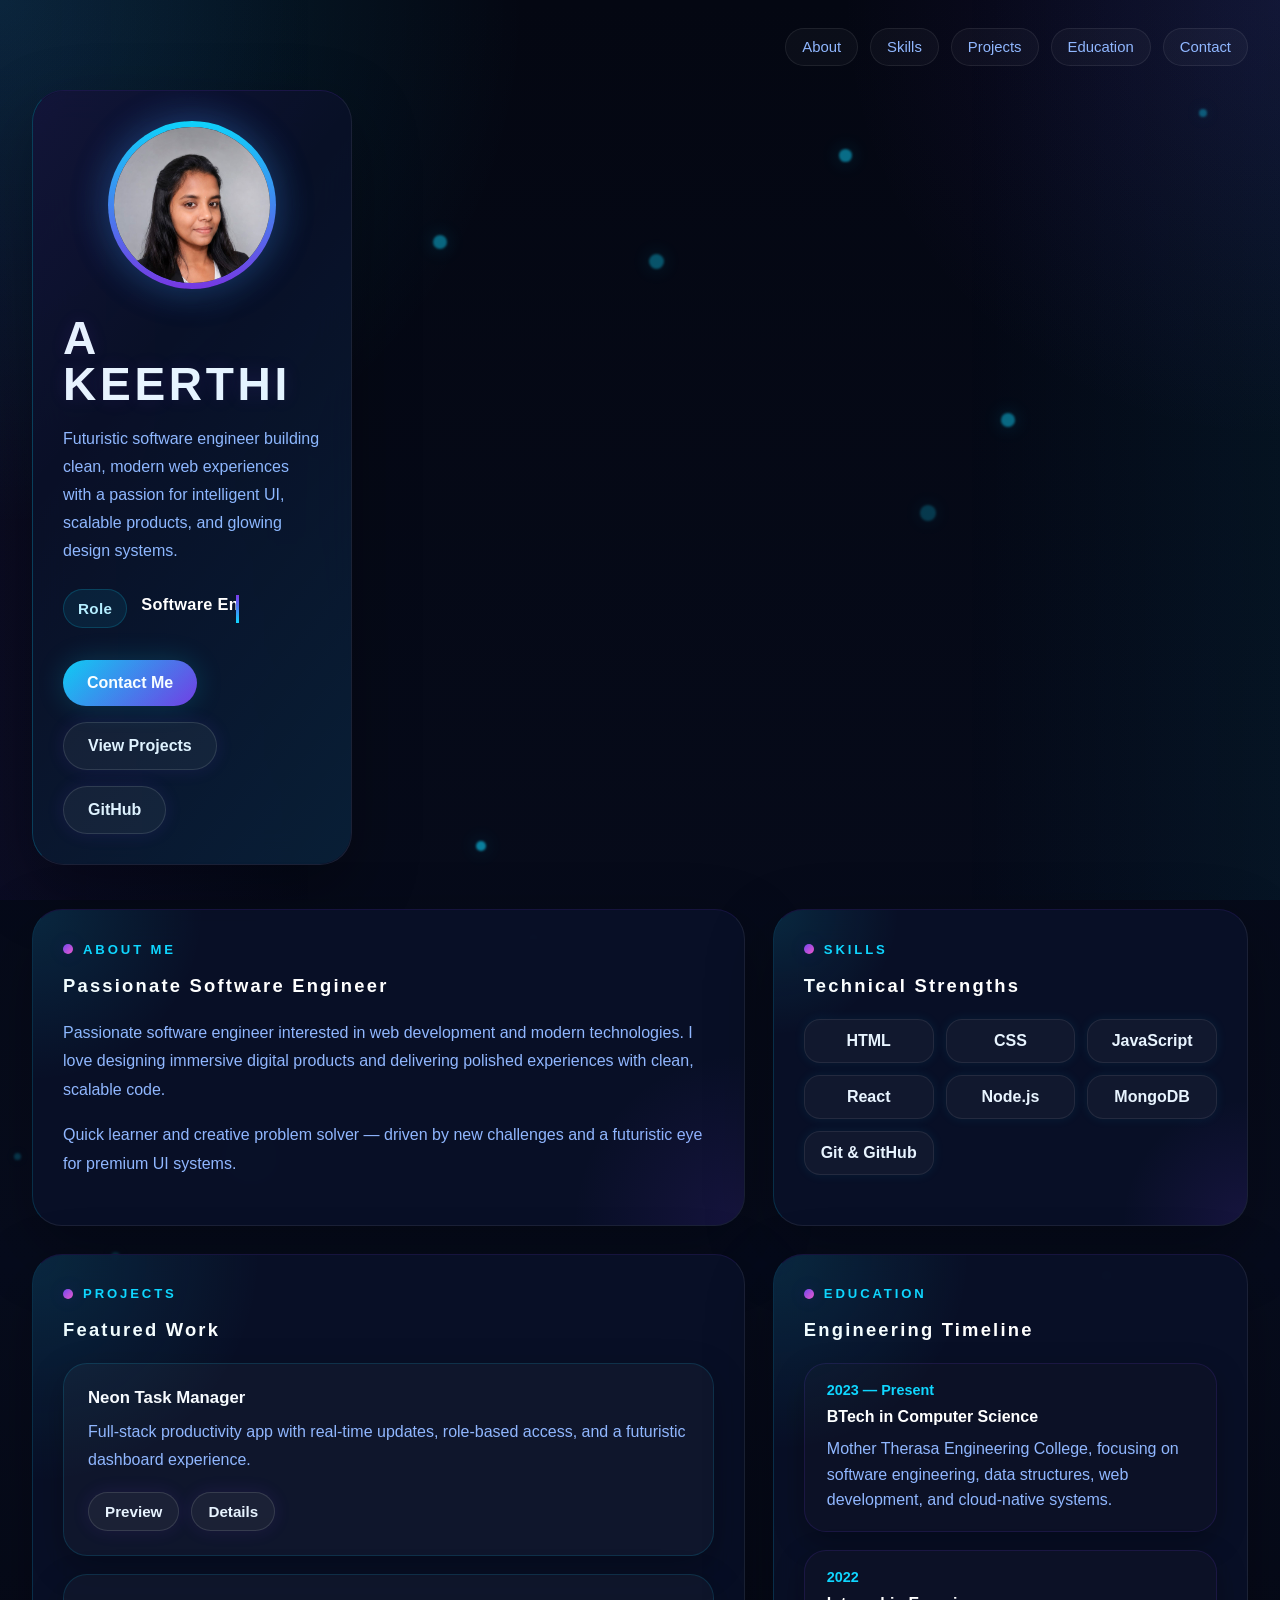
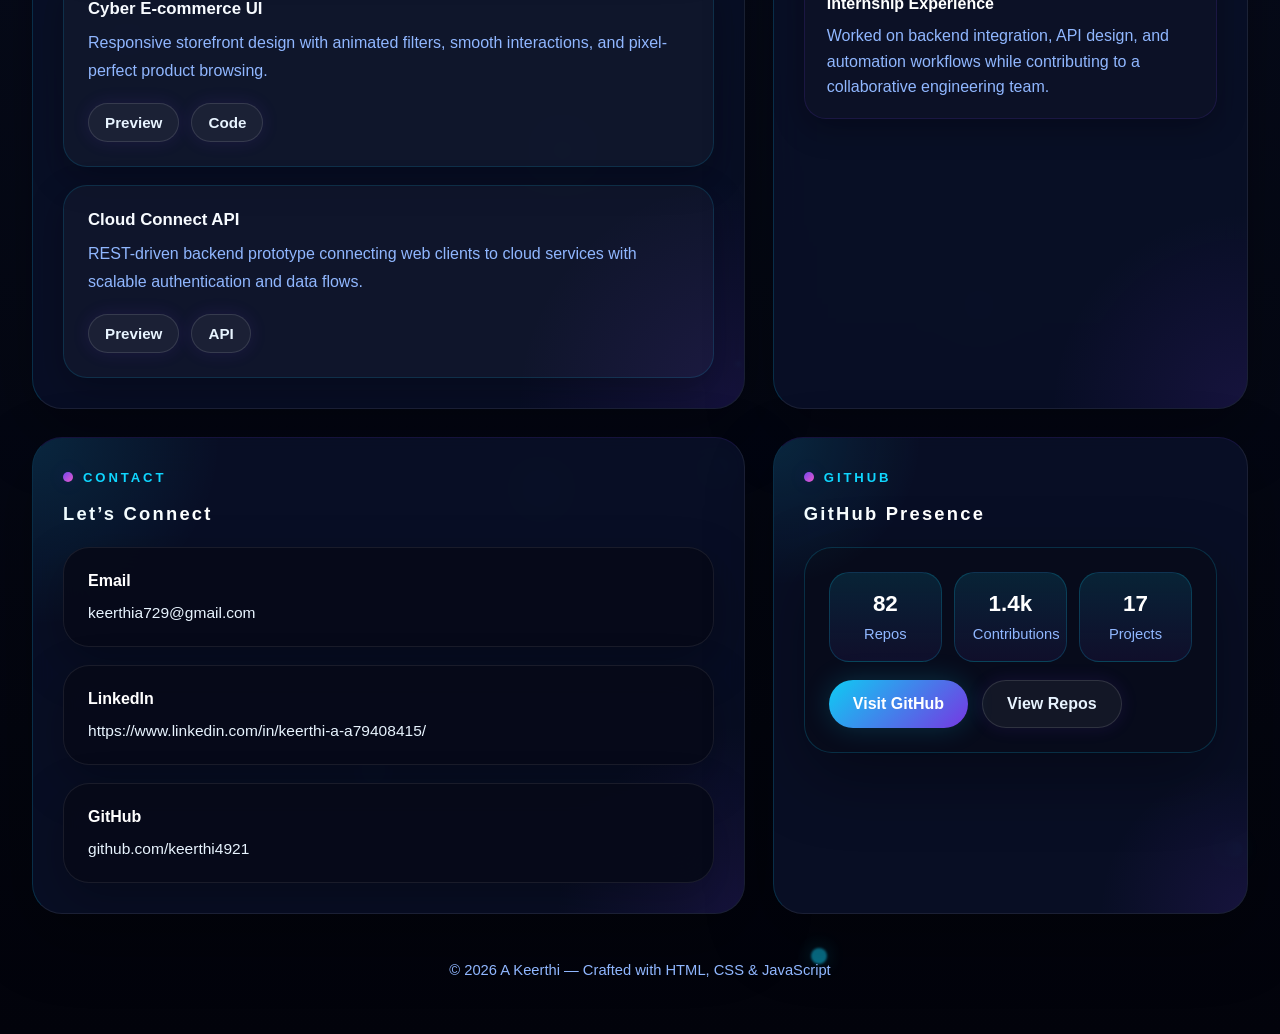
<file: index.html>
<!doctype html>
<html lang="en">
<head>
  <meta charset="UTF-8" />
  <meta name="viewport" content="width=device-width, initial-scale=1.0" />
  <title>A Keerthi | Software Engineer</title>
  <meta name="description" content="Portfolio of A Keerthi - Software Engineer with a futuristic neon cyberpunk design." />
  <style>
    :root {
      --bg: #050712;
      --bg2: #070c1b;
      --surface: rgba(10, 16, 40, 0.88);
      --surface-strong: rgba(8, 12, 34, 0.96);
      --text: #e8f4ff;
      --muted: #90b7ff;
      --accent: #7c3aed;
      --accent2: #0fd6ff;
      --accent3: #ff4ec7;
      --border: rgba(124, 58, 237, 0.24);
      --glow: rgba(15, 214, 255, 0.2);
      --shadow: 0 24px 68px rgba(0, 0, 0, 0.3);
    }
    * {
      box-sizing: border-box;
    }
    html {
      scroll-behavior: smooth;
    }
    body {
      margin: 0;
      min-height: 100%;
      font-family: 'Inter', 'Segoe UI', sans-serif;
      color: var(--text);
      background: radial-gradient(circle at top left, rgba(15, 214, 255, 0.14), transparent 18%),
                  radial-gradient(circle at top right, rgba(124, 58, 237, 0.12), transparent 15%),
                  linear-gradient(180deg, #040712 0%, #070c1d 48%, #02030b 100%);
      overflow-x: hidden;
    }
    body::before {
      content: '';
      position: fixed;
      inset: 0;
      pointer-events: none;
      background-image: linear-gradient(90deg, rgba(124, 58, 237, 0.05) 0%, transparent 25%, transparent 75%, rgba(15, 214, 255, 0.05) 100%);
    }
    .page-shell {
      position: relative;
      min-height: 100vh;
      padding: 28px 32px 40px;
    }
    .particle {
      position: absolute;
      width: 10px;
      height: 10px;
      border-radius: 50%;
      background: rgba(15, 214, 255, 0.85);
      box-shadow: 0 0 20px rgba(15, 214, 255, 0.4);
      filter: blur(0.9px);
      opacity: 0.7;
      animation: float 14s infinite ease-in-out;
    }
    @keyframes float {
      0%, 100% { transform: translate3d(0, 0, 0) scale(1); }
      50% { transform: translate3d(10px, -24px, 0) scale(1.2); }
    }
    .topbar {
      display: flex;
      justify-content: flex-end;
      gap: 12px;
      margin-bottom: 24px;
      position: relative;
      z-index: 1;
      flex-wrap: wrap;
    }
    .topbar a {
      color: var(--muted);
      text-decoration: none;
      font-size: 0.93rem;
      border: 1px solid rgba(255, 255, 255, 0.08);
      padding: 10px 16px;
      border-radius: 999px;
      background: rgba(255, 255, 255, 0.03);
      transition: transform 0.3s ease, border-color 0.3s ease, color 0.3s ease, background 0.3s ease;
    }
    .topbar a:hover {
      transform: translateY(-2px);
      color: #fff;
      border-color: rgba(15, 214, 255, 0.42);
      background: rgba(15, 214, 255, 0.08);
    }
    .hero {
      display: grid;
      grid-template-columns: minmax(220px, 320px) 1fr;
      gap: 32px;
      align-items: center;
      margin-bottom: 44px;
      position: relative;
      z-index: 1;
    }
    .hero-card {
      position: relative;
      background: var(--surface);
      border: 1px solid rgba(255, 255, 255, 0.08);
      border-left: 1px solid rgba(15, 214, 255, 0.24);
      border-top: 1px solid rgba(124, 58, 237, 0.16);
      border-radius: 32px;
      padding: 30px;
      box-shadow: var(--shadow);
      backdrop-filter: blur(18px);
      overflow: hidden;
    }
    .hero-card::before {
      content: '';
      position: absolute;
      inset: 0;
      border-radius: 32px;
      background: linear-gradient(130deg, rgba(124, 58, 237, 0.08), transparent 35%, rgba(15, 214, 255, 0.08));
      pointer-events: none;
    }
    .hero-profile {
      width: 100%;
      display: flex;
      justify-content: center;
      margin-bottom: 26px;
      position: relative;
      z-index: 1;
    }
    .avatar-frame {
      width: 168px;
      height: 168px;
      border-radius: 50%;
      padding: 6px;
      background: linear-gradient(180deg, rgba(15, 214, 255, 0.98), rgba(124, 58, 237, 0.95));
      display: grid;
      place-items: center;
      box-shadow: 0 0 40px rgba(15, 214, 255, 0.24), 0 0 40px rgba(124, 58, 237, 0.18);
    }
    .avatar {
      width: 100%;
      height: 100%;
      border-radius: 50%;
      overflow: hidden;
      background: linear-gradient(180deg, #12182f, #09102a);
      display: grid;
      place-items: center;
      position: relative;
    }
    .avatar img {
      width: 100%;
      height: 100%;
      object-fit: cover;
      display: block;
      filter: contrast(1.05) saturate(1.15);
    }
    .avatar::after {
      content: '';
      position: absolute;
      inset: 0;
      border-radius: 50%;
      box-shadow: 0 0 40px rgba(15, 214, 255, 0.22), inset 0 0 22px rgba(255, 255, 255, 0.08);
      pointer-events: none;
    }
    .hero-content h1 {
      margin: 0;
      font-size: clamp(2.8rem, 3.6vw, 4rem);
      letter-spacing: 0.08em;
      text-transform: uppercase;
      line-height: 1;
      text-shadow: 0 0 18px rgba(124, 58, 237, 0.14);
    }
    .hero-content p {
      margin: 18px 0 0;
      max-width: 680px;
      color: var(--muted);
      font-size: 1rem;
      line-height: 1.75;
    }
    .typing-row {
      display: flex;
      align-items: center;
      gap: 14px;
      margin-top: 24px;
      font-size: 1.02rem;
      color: #fff;
      letter-spacing: 0.02em;
      flex-wrap: wrap;
    }
    .tag {
      display: inline-flex;
      align-items: center;
      gap: 10px;
      padding: 10px 14px;
      border-radius: 999px;
      background: rgba(15, 214, 255, 0.08);
      border: 1px solid rgba(15, 214, 255, 0.18);
      color: #b8eeff;
      font-size: 0.95rem;
      font-weight: 600;
    }
    .typing-text {
      position: relative;
      font-weight: 700;
      overflow: hidden;
      max-width: 380px;
      min-height: 28px;
    }
    .typing-text::after {
      content: '';
      position: absolute;
      right: 0;
      top: 0;
      width: 3px;
      height: 100%;
      background: linear-gradient(180deg, var(--accent), var(--accent2));
      animation: blink 1.2s infinite;
    }
    @keyframes blink {
      0%, 50% { opacity: 1; }
      51%, 100% { opacity: 0; }
    }
    .hero-actions {
      display: flex;
      flex-wrap: wrap;
      gap: 16px;
      margin-top: 32px;
    }
    .btn {
      display: inline-flex;
      align-items: center;
      justify-content: center;
      gap: 10px;
      border: none;
      border-radius: 999px;
      padding: 14px 24px;
      background: linear-gradient(135deg, rgba(15, 214, 255, 0.95), rgba(124, 58, 237, 0.95));
      color: #fff;
      font-weight: 700;
      text-decoration: none;
      transition: transform 0.3s ease, box-shadow 0.3s ease, background 0.3s ease;
      box-shadow: 0 0 28px rgba(15, 214, 255, 0.18);
    }
    .btn.secondary {
      background: rgba(255, 255, 255, 0.05);
      border: 1px solid rgba(255, 255, 255, 0.12);
      color: var(--text);
      box-shadow: 0 0 18px rgba(124, 58, 237, 0.12);
    }
    .btn:hover {
      transform: translateY(-2px) scale(1.01);
      box-shadow: 0 0 34px rgba(15, 214, 255, 0.28);
    }
    .content-grid {
      display: grid;
      grid-template-columns: 1.2fr 0.8fr;
      gap: 28px;
      position: relative;
      z-index: 1;
    }
    .glass-card {
      background: var(--surface);
      border: 1px solid rgba(255, 255, 255, 0.08);
      border-left: 1px solid rgba(15, 214, 255, 0.16);
      border-top: 1px solid rgba(124, 58, 237, 0.12);
      border-radius: 30px;
      padding: 30px;
      box-shadow: var(--shadow);
      backdrop-filter: blur(18px);
      position: relative;
      overflow: hidden;
    }
    .glass-card::before {
      content: '';
      position: absolute;
      inset: 0;
      background: radial-gradient(circle at top left, rgba(15, 214, 255, 0.12), transparent 22%),
                  radial-gradient(circle at bottom right, rgba(124, 58, 237, 0.12), transparent 22%);
      pointer-events: none;
    }
    .section-label {
      display: inline-flex;
      align-items: center;
      gap: 10px;
      text-transform: uppercase;
      font-size: 0.82rem;
      letter-spacing: 0.22em;
      color: var(--accent2);
      margin-bottom: 18px;
      font-weight: 700;
    }
    .section-label::before {
      content: '';
      width: 10px;
      height: 10px;
      border-radius: 50%;
      background: linear-gradient(135deg, var(--accent), var(--accent3));
      box-shadow: 0 0 18px rgba(124, 58, 237, 0.16);
    }
    .glass-card h2 {
      margin: 0 0 22px;
      font-size: 1.15rem;
      letter-spacing: 0.12em;
      color: #fff;
    }
    .glass-card p {
      margin: 0 0 16px;
      color: var(--muted);
      line-height: 1.8;
    }
    .skill-grid {
      display: grid;
      grid-template-columns: repeat(3, minmax(120px, 1fr));
      gap: 12px;
    }
    .skill-chip {
      display: inline-flex;
      align-items: center;
      justify-content: center;
      padding: 12px 14px;
      border-radius: 16px;
      background: rgba(255, 255, 255, 0.04);
      border: 1px solid rgba(255, 255, 255, 0.08);
      color: var(--text);
      font-weight: 600;
      box-shadow: 0 0 12px rgba(15, 214, 255, 0.08);
    }
    .projects-grid {
      display: grid;
      gap: 18px;
    }
    .project-card {
      background: rgba(255, 255, 255, 0.03);
      border: 1px solid rgba(15, 214, 255, 0.14);
      border-radius: 24px;
      padding: 24px;
      transition: transform 0.35s ease, box-shadow 0.35s ease, border-color 0.35s ease;
      transform-style: preserve-3d;
      box-shadow: 0 12px 36px rgba(0, 0, 0, 0.24);
    }
    .project-card:hover {
      transform: translateY(-10px) rotateX(1deg) rotateY(1deg);
      border-color: rgba(15, 214, 255, 0.32);
      box-shadow: 0 20px 48px rgba(15, 214, 255, 0.18);
    }
    .project-card h3 {
      margin: 0 0 10px;
      font-size: 1.05rem;
      color: #f7fbff;
    }
    .project-card p {
      margin: 0 0 18px;
      color: var(--muted);
      line-height: 1.75;
    }
    .project-actions {
      display: flex;
      flex-wrap: wrap;
      gap: 12px;
    }
    .project-actions a {
      display: inline-flex;
      align-items: center;
      justify-content: center;
      padding: 10px 16px;
      border-radius: 999px;
      border: 1px solid rgba(255, 255, 255, 0.08);
      background: rgba(255, 255, 255, 0.04);
      color: var(--text);
      text-decoration: none;
      font-size: 0.95rem;
      transition: transform 0.3s ease, background 0.3s ease, border-color 0.3s ease;
    }
    .project-actions a:hover {
      transform: translateY(-1px);
      background: rgba(15, 214, 255, 0.14);
      border-color: rgba(15, 214, 255, 0.28);
    }
    .timeline {
      display: grid;
      gap: 18px;
    }
    .timeline-item {
      display: grid;
      gap: 10px;
      padding: 18px 22px;
      border-radius: 22px;
      background: rgba(13, 18, 39, 0.95);
      border: 1px solid rgba(124, 58, 237, 0.14);
      box-shadow: 0 10px 30px rgba(0, 0, 0, 0.26);
    }
    .timeline-item span {
      font-size: 0.9rem;
      color: var(--accent2);
      font-weight: 700;
    }
    .timeline-item h3 {
      margin: 0;
      font-size: 1rem;
      color: #fff;
    }
    .timeline-item p {
      margin: 0;
      color: var(--muted);
      line-height: 1.6;
    }
    .contact-grid {
      display: grid;
      gap: 18px;
    }
    .contact-card {
      display: grid;
      gap: 14px;
      padding: 24px;
      border-radius: 26px;
      background: rgba(7, 10, 25, 0.95);
      border: 1px solid rgba(255, 255, 255, 0.08);
      box-shadow: 0 18px 48px rgba(0, 0, 0, 0.26);
      backdrop-filter: blur(18px);
    }
    .contact-card h3 {
      margin: 0;
      font-size: 1rem;
      color: #fff;
    }
    .contact-card a {
      color: var(--text);
      text-decoration: none;
      font-size: 0.97rem;
      transition: color 0.3s ease, transform 0.3s ease;
    }
    .contact-card a:hover {
      color: #fff;
      transform: translateX(4px);
    }
    .github-panel {
      display: grid;
      gap: 18px;
      padding: 24px;
      border-radius: 28px;
      background: rgba(8, 11, 28, 0.92);
      border: 1px solid rgba(15, 214, 255, 0.18);
      box-shadow: 0 24px 68px rgba(0, 0, 0, 0.35);
    }
    .github-stats {
      display: grid;
      grid-template-columns: repeat(3, minmax(0, 1fr));
      gap: 12px;
    }
    .stat-card {
      padding: 18px;
      border-radius: 20px;
      background: linear-gradient(180deg, rgba(15, 214, 255, 0.12), rgba(124, 58, 237, 0.08));
      border: 1px solid rgba(15, 214, 255, 0.18);
      text-align: center;
    }
    .stat-card strong {
      display: block;
      font-size: 1.4rem;
      margin-bottom: 8px;
      color: #fff;
    }
    .stat-card span {
      color: var(--muted);
      font-size: 0.92rem;
    }
    .github-cta {
      display: flex;
      flex-wrap: wrap;
      gap: 14px;
    }
    .reveal {
      opacity: 0;
      transform: translateY(30px);
      transition: opacity 0.8s ease, transform 0.8s ease;
    }
    .reveal.visible {
      opacity: 1;
      transform: translateY(0);
    }
    .footer {
      text-align: center;
      margin: 48px auto 16px;
      color: var(--muted);
      font-size: 0.92rem;
      position: relative;
      z-index: 1;
    }
    @media (max-width: 1080px) {
      .hero { grid-template-columns: 1fr; }
      .content-grid { grid-template-columns: 1fr; }
      .projects-grid { grid-template-columns: 1fr; }
      .skill-grid { grid-template-columns: repeat(2, minmax(120px, 1fr)); }
      .github-stats { grid-template-columns: repeat(2, minmax(0, 1fr)); }
    }
    @media (max-width: 768px) {
      .page-shell { padding: 20px 18px 30px; }
      .topbar { justify-content: center; }
      .hero-card { padding: 24px; }
      .hero-profile { margin-bottom: 18px; }
      .hero-actions { justify-content: center; }
      .typing-row { flex-direction: column; align-items: flex-start; }
      .skill-grid { grid-template-columns: 1fr; }
      .contact-card, .github-panel, .timeline-item { padding: 20px; }
    }
  </style>
</head>
<body>
  <div class="page-shell">
    <div class="topbar reveal">
      <a href="#about">About</a>
      <a href="#skills">Skills</a>
      <a href="#projects">Projects</a>
      <a href="#education">Education</a>
      <a href="#contact">Contact</a>
    </div>
    <section class="hero reveal">
      <div class="hero-card">
        <div class="hero-profile">
          <div class="avatar-frame">
            <div class="avatar">
              <img src="HTML -CSS/files/profile.jpeg.jpeg" alt="A Keerthi profile photo" />
            </div>
          </div>
        </div>
        <div class="hero-content">
          <h1>A Keerthi</h1>
          <p>Futuristic software engineer building clean, modern web experiences with a passion for intelligent UI, scalable products, and glowing design systems.</p>
          <div class="typing-row">
            <span class="tag">Role</span>
            <div class="typing-text" aria-live="polite">Software Engineer</div>
          </div>
          <div class="hero-actions">
            <a class="btn" href="#contact">Contact Me</a>
            <a class="btn secondary" href="#projects">View Projects</a>
            <a class="btn secondary" href="https://github.com/keerthi4921" target="_blank" rel="noopener noreferrer">GitHub</a>
          </div>
        </div>
      </div>
    </section>
    <main class="content-grid">
      <section class="glass-card reveal" id="about">
        <div class="section-label">About Me</div>
        <h2>Passionate Software Engineer</h2>
        <p>Passionate software engineer interested in web development and modern technologies. I love designing immersive digital products and delivering polished experiences with clean, scalable code.</p>
        <p>Quick learner and creative problem solver — driven by new challenges and a futuristic eye for premium UI systems.</p>
      </section>
      <section class="glass-card reveal" id="skills">
        <div class="section-label">Skills</div>
        <h2>Technical Strengths</h2>
        <div class="skill-grid">
          <div class="skill-chip">HTML</div>
          <div class="skill-chip">CSS</div>
          <div class="skill-chip">JavaScript</div>
          <div class="skill-chip">React</div>
          <div class="skill-chip">Node.js</div>
          <div class="skill-chip">MongoDB</div>
          <div class="skill-chip">Git & GitHub</div>
        </div>
      </section>
      <section class="glass-card reveal" id="projects">
        <div class="section-label">Projects</div>
        <h2>Featured Work</h2>
        <div class="projects-grid">
          <article class="project-card">
            <h3>Neon Task Manager</h3>
            <p>Full-stack productivity app with real-time updates, role-based access, and a futuristic dashboard experience.</p>
            <div class="project-actions">
              <a href="#" class="btn secondary">Preview</a>
              <a href="#" class="btn secondary">Details</a>
            </div>
          </article>
          <article class="project-card">
            <h3>Cyber E-commerce UI</h3>
            <p>Responsive storefront design with animated filters, smooth interactions, and pixel-perfect product browsing.</p>
            <div class="project-actions">
              <a href="#" class="btn secondary">Preview</a>
              <a href="#" class="btn secondary">Code</a>
            </div>
          </article>
          <article class="project-card">
            <h3>Cloud Connect API</h3>
            <p>REST-driven backend prototype connecting web clients to cloud services with scalable authentication and data flows.</p>
            <div class="project-actions">
              <a href="#" class="btn secondary">Preview</a>
              <a href="#" class="btn secondary">API</a>
            </div>
          </article>
        </div>
      </section>
      <section class="glass-card reveal" id="education">
        <div class="section-label">Education</div>
        <h2>Engineering Timeline</h2>
        <div class="timeline">
          <article class="timeline-item">
            <span>2023 — Present</span>
            <h3>BTech in Computer Science</h3>
            <p>Mother Therasa Engineering College, focusing on software engineering, data structures, web development, and cloud-native systems.</p>
          </article>
          <article class="timeline-item">
            <span>2022</span>
            <h3>Internship Experience</h3>
            <p>Worked on backend integration, API design, and automation workflows while contributing to a collaborative engineering team.</p>
          </article>
        </div>
      </section>
      <section class="glass-card reveal" id="contact">
        <div class="section-label">Contact</div>
        <h2>Let’s Connect</h2>
        <div class="contact-grid">
          <div class="contact-card">
            <h3>Email</h3>
            <a href="mailto:keerthia729@gmail.com">keerthia729@gmail.com</a>
          </div>
          <div class="contact-card">
            <h3>LinkedIn</h3>
            <a href="https://www.linkedin.com/in/keerthi-a-a79408415/" target="_blank" rel="noopener noreferrer">https://www.linkedin.com/in/keerthi-a-a79408415/</a>
          </div>
          <div class="contact-card">
            <h3>GitHub</h3>
            <a href="https://github.com/keerthi4921" target="_blank" rel="noopener noreferrer">github.com/keerthi4921</a>
          </div>
        </div>
      </section>
      <section class="glass-card reveal">
        <div class="section-label">GitHub</div>
        <h2>GitHub Presence</h2>
        <div class="github-panel">
          <div class="github-stats">
            <div class="stat-card">
              <strong>82</strong>
              <span>Repos</span>
            </div>
            <div class="stat-card">
              <strong>1.4k</strong>
              <span>Contributions</span>
            </div>
            <div class="stat-card">
              <strong>17</strong>
              <span>Projects</span>
            </div>
          </div>
          <div class="github-cta">
            <a class="btn" href="https://github.com/keerthi4921" target="_blank" rel="noopener noreferrer">Visit GitHub</a>
            <a class="btn secondary" href="https://github.com/keerthi4921?tab=repositories" target="_blank" rel="noopener noreferrer">View Repos</a>
          </div>
        </div>
      </section>
    </main>
    <footer class="footer reveal">© <span id="year"></span> A Keerthi — Crafted with HTML, CSS & JavaScript</footer>
  </div>
  <script>
    const roles = ['Software Engineer', 'Frontend Developer', 'Tech Enthusiast'];
    const typing = document.querySelector('.typing-text');
    let roleIndex = 0;
    let charIndex = 0;
    let isDeleting = false;
    function typeRole() {
      const currentRole = roles[roleIndex];
      charIndex = isDeleting ? charIndex - 1 : charIndex + 1;
      typing.textContent = currentRole.slice(0, charIndex);
      if (!isDeleting && charIndex === currentRole.length) {
        isDeleting = true;
        setTimeout(typeRole, 1400);
        return;
      }
      if (isDeleting && charIndex === 0) {
        isDeleting = false;
        roleIndex = (roleIndex + 1) % roles.length;
      }
      const delay = isDeleting ? 80 : 120;
      setTimeout(typeRole, delay);
    }
    function createParticles(count) {
      const shell = document.querySelector('.page-shell');
      for (let i = 0; i < count; i++) {
        const particle = document.createElement('div');
        particle.className = 'particle';
        const size = Math.random() * 12 + 6;
        particle.style.width = `${size}px`;
        particle.style.height = `${size}px`;
        particle.style.left = `${Math.random() * 100}%`;
        particle.style.top = `${Math.random() * 100}%`;
        particle.style.animationDuration = `${Math.random() * 14 + 8}s`;
        particle.style.opacity = `${Math.random() * 0.5 + 0.2}`;
        shell.appendChild(particle);
      }
    }
    function revealOnScroll() {
      const elements = document.querySelectorAll('.reveal');
      const observer = new IntersectionObserver((entries) => {
        entries.forEach(entry => {
          if (entry.isIntersecting) {
            entry.target.classList.add('visible');
            observer.unobserve(entry.target);
          }
        });
      }, { threshold: 0.15 });
      elements.forEach(el => observer.observe(el));
    }
    window.addEventListener('DOMContentLoaded', () => {
      document.getElementById('year').textContent = new Date().getFullYear();
      createParticles(28);
      revealOnScroll();
      typeRole();
    });
  </script>
</body>
</html>
</file>
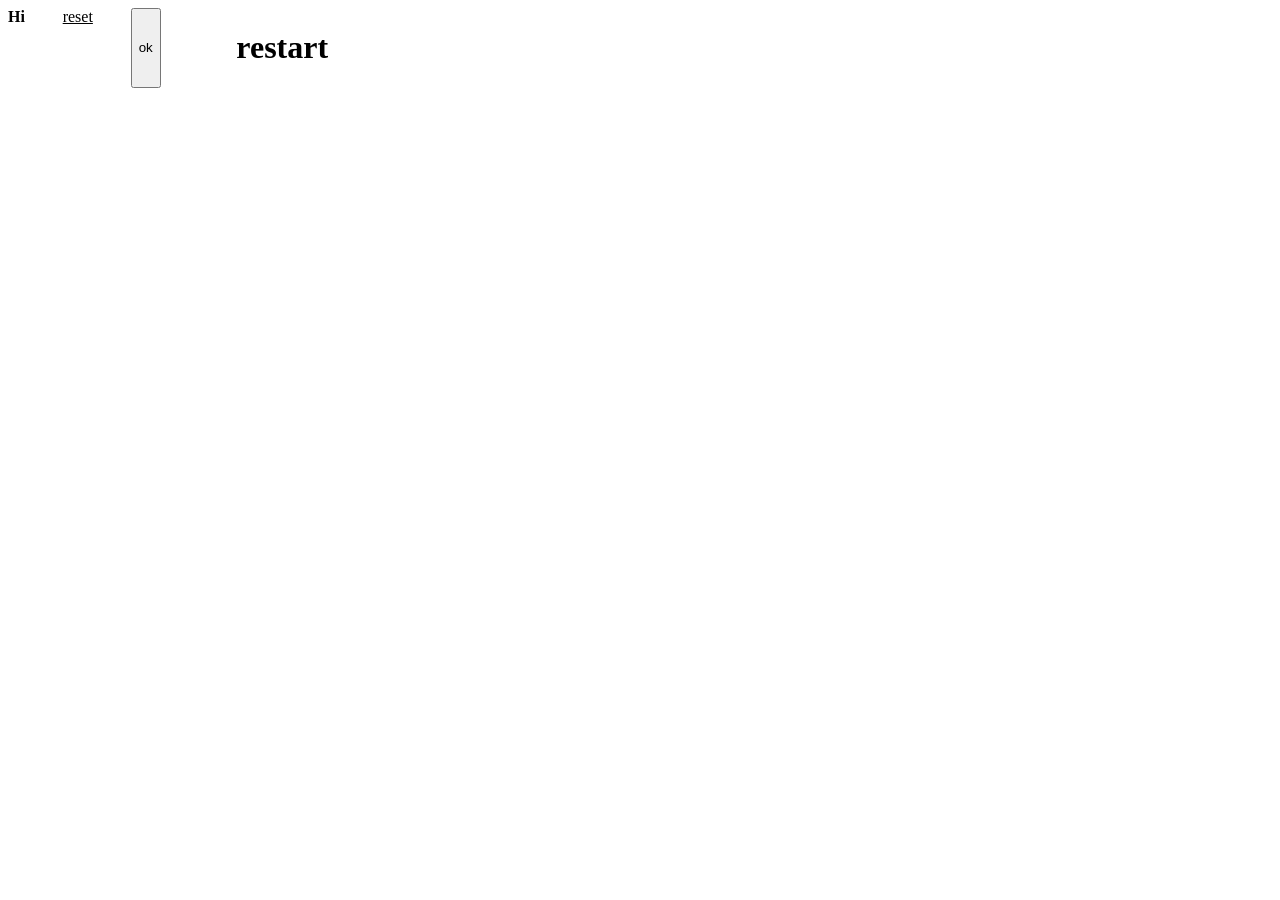
<file: blank.html>
<!DOCTYPE html>
<html lang="en">
<head>
    <meta charset="UTF-8">
    <meta name="viewport" content="width=device-width, initial-scale=1.0">
    <title>Document</title>
    <link rel="stylesheet" href="gradient.css">
</head>
<body>
   
    <b>Hi</b><u>reset</u><button>ok</button><i></i><h1>restart</h1>
    
</body>
</html>
</file>
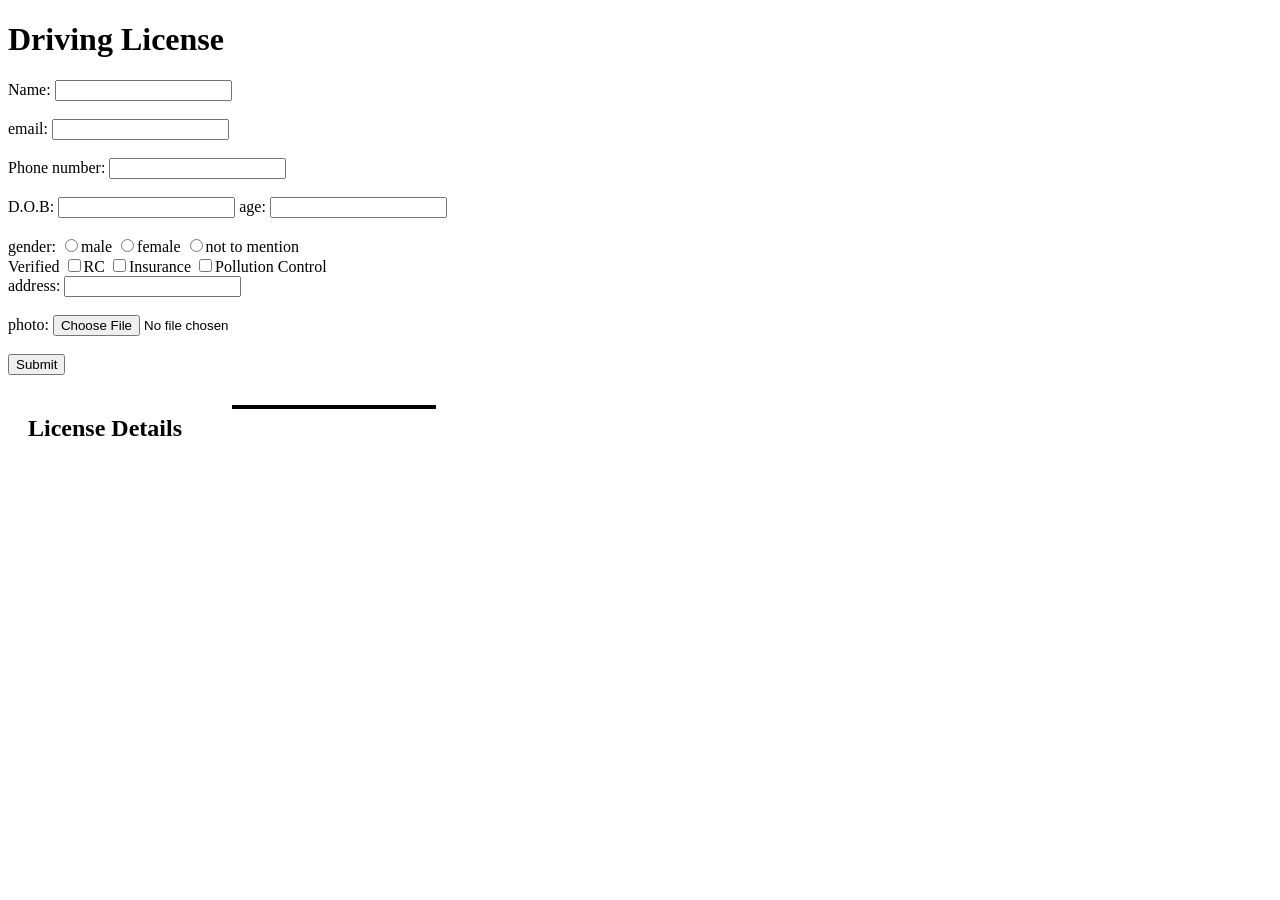
<file: form.html>
<!DOCTYPE html>
<html lang="en">
<head>
    <meta charset="UTF-8">
    <meta name="viewport" content="width=device-width, initial-scale=1.0">
    <title>Responsive form</title>
    <link rel="stylesheet" href="form.css"> 
    <head>
<style>

.container{
    display: flex;
    align-items: flex-start;
    gap: 50px;
}

.image img{
    width: 200px;
    border: 2px solid black;
}

</style>
</head>
    
</head>
<div>
  <h1>Driving License</h1>
  <form id="details">
    <label >Name:</label>
    <input type="text" id="name" required>
    <br><br>
    <label>email:</label>
    <input type="email" id="email"required><br><br>
    <label>Phone number:</label>
    <input type="number"id="Phone"required><br><br>
    <label>D.O.B:</label>
    <input type="data" id="dob">
    <label>age:</label>
    <input type="number"id="age"required><br><br>
    <label>gender:</label>
    <input type="radio" name="gender" id="male"value="male" required>male
    <input type="radio" name="gender" id="female"value="female" >female
    <input type="radio" name="gender" id="not to mention"value="not to mention" >not to mention
    <br>
    <label>Verified</label>
    <input type="checkbox"name="documents"value="RC">RC
    <input type="checkbox"name="documents"value="Insurance">Insurance
    <input type="checkbox"name="documents"value="Pollution Control">Pollution Control
    <br>

    <label>address:</label>
    <input type="text"id="address"required><br><br>
        <label>photo:</label>
    <input type="file"id="image" accept="image/* required"><br><br>
    <button type="submit">Submit</button>
    
  </form>  
  <div class="container">
  <div class="text">
  <h2>License Details </h2>
  <p id="p1"></p>
  <p id="p2"></p>
  <p id="p3"></p>
  <p id="p4"></p>
  <p id="p5"></p>
  <p id="p6"></p>
  <p id="p7"></p>
  
  </div>
  <div class="image">
  <img id="dp" width="200px">
</div>
</div>
  <script src="form.js"></script>
</body>
</html>
</file>
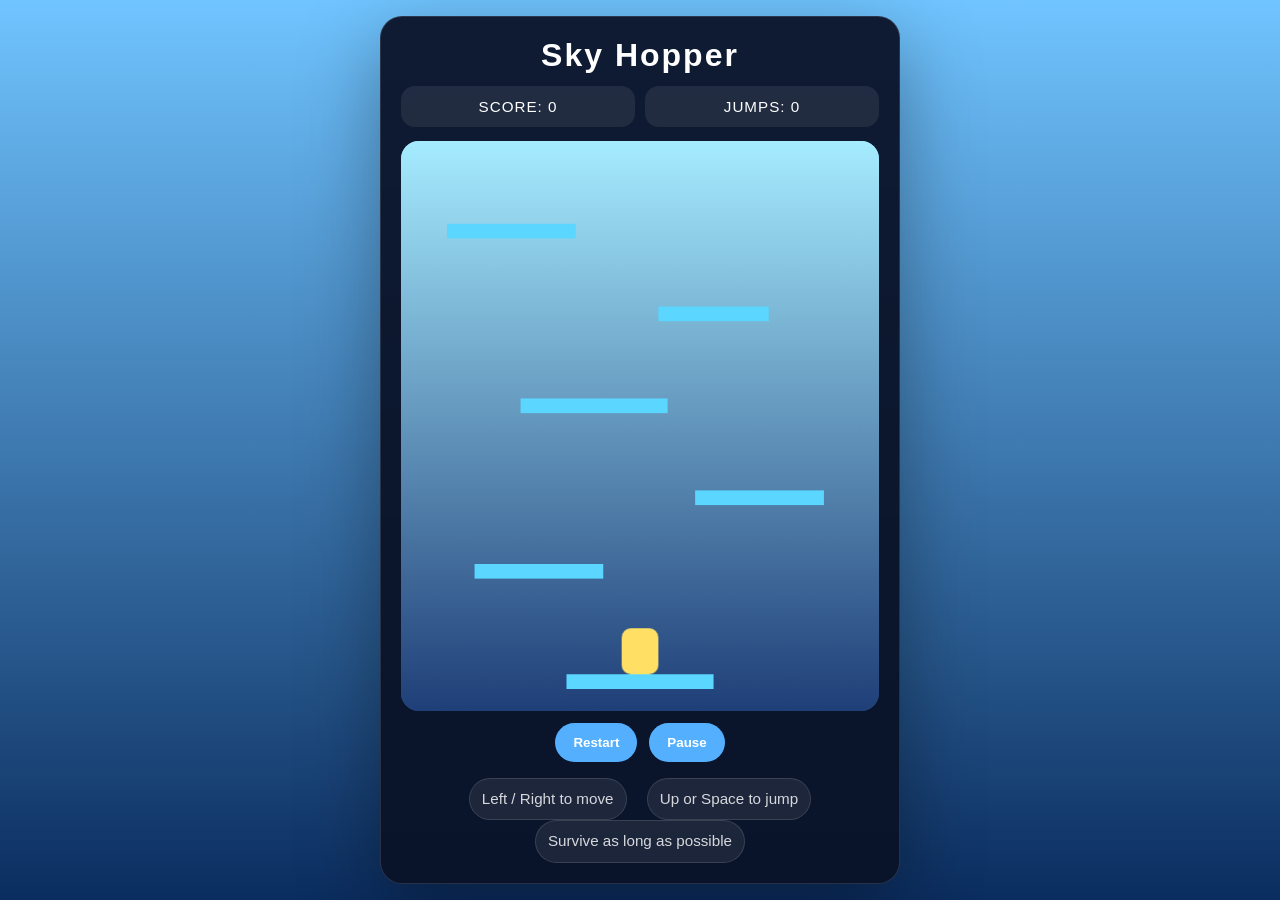
<file: HTML -CSS/game.html>
<!DOCTYPE html>
<html lang="en">
<head>
  <meta charset="UTF-8" />
  <meta name="viewport" content="width=device-width, initial-scale=1.0" />
  <title>Sky Hopper</title>
  <style>
    * {
      box-sizing: border-box;
      margin: 0;
      padding: 0;
    }

    body {
      font-family: Arial, sans-serif;
      min-height: 100vh;
      display: flex;
      align-items: center;
      justify-content: center;
      background: linear-gradient(180deg, #70c4ff 0%, #0b2d5f 100%);
      color: #fff;
    }

    .game-container {
      width: min(520px, 100%);
      padding: 20px;
      border-radius: 22px;
      background: rgba(10, 18, 40, 0.95);
      border: 1px solid rgba(255, 255, 255, 0.12);
      box-shadow: 0 24px 80px rgba(0, 0, 0, 0.35);
    }

    h1 {
      font-size: 2rem;
      text-align: center;
      margin-bottom: 12px;
      letter-spacing: 2px;
    }

    .hud {
      display: grid;
      grid-template-columns: 1fr 1fr;
      gap: 10px;
      margin-bottom: 14px;
      text-transform: uppercase;
      font-size: 0.95rem;
      letter-spacing: 1px;
    }

    .hud div {
      padding: 12px 14px;
      border-radius: 14px;
      background: rgba(255, 255, 255, 0.08);
      text-align: center;
    }

    canvas {
      width: 100%;
      height: auto;
      border-radius: 18px;
      background: linear-gradient(180deg, #80d3ff 0%, #1f3f78 100%);
      display: block;
      box-shadow: inset 0 0 30px rgba(255, 255, 255, 0.08);
    }

    .controls {
      margin-top: 16px;
      text-align: center;
      font-size: 0.95rem;
      color: rgba(255, 255, 255, 0.82);
      line-height: 1.6;
    }

    .controls span {
      display: inline-block;
      margin: 0 8px;
      padding: 8px 12px;
      background: rgba(255, 255, 255, 0.08);
      border-radius: 999px;
      border: 1px solid rgba(255, 255, 255, 0.12);
    }

    .buttons {
      display: flex;
      justify-content: center;
      gap: 12px;
      margin-top: 12px;
    }

    button {
      padding: 12px 18px;
      border: none;
      border-radius: 999px;
      background: #54b0ff;
      color: white;
      cursor: pointer;
      font-weight: 600;
      transition: transform 0.2s ease, background 0.2s ease;
    }

    button:hover {
      transform: translateY(-1px);
      background: #3d8de9;
    }
  </style>
</head>
<body>
  <div class="game-container">
    <h1>Sky Hopper</h1>
    <div class="hud">
      <div>Score: <span id="score">0</span></div>
      <div>Jumps: <span id="jumps">0</span></div>
    </div>
    <canvas id="gameCanvas" width="520" height="620"></canvas>
    <div class="buttons">
      <button id="restartBtn">Restart</button>
      <button id="pauseBtn">Pause</button>
    </div>
    <div class="controls">
      <span>Left / Right to move</span>
      <span>Up or Space to jump</span>
      <span>Survive as long as possible</span>
    </div>
  </div>

  <script>
    const canvas = document.getElementById('gameCanvas');
    const ctx = canvas.getContext('2d');
    const scoreLabel = document.getElementById('score');
    const jumpsLabel = document.getElementById('jumps');
    const restartBtn = document.getElementById('restartBtn');
    const pauseBtn = document.getElementById('pauseBtn');

    const gameWidth = canvas.width;
    const gameHeight = canvas.height;

    const player = {
      x: 240,
      y: 520,
      width: 40,
      height: 50,
      vx: 0,
      vy: 0,
      speed: 4,
      gravity: 0.36,
      jumpStrength: -10.8,
      onGround: false,
      color: '#ffe065'
    };

    let platforms = [];
    let score = 0;
    let jumps = 0;
    let paused = false;
    let gameOver = false;
    let lastFrame = 0;
    let keys = { left: false, right: false, up: false };

    function createPlatform(x, y, width) {
      return { x, y, width, height: 16, color: '#5ad6ff' };
    }

    function initPlatforms() {
      platforms = [
        createPlatform(180, 580, 160),
        createPlatform(80, 460, 140),
        createPlatform(320, 380, 140),
        createPlatform(130, 280, 160),
        createPlatform(280, 180, 120),
        createPlatform(50, 90, 140)
      ];
    }

    function resetGame() {
      score = 0;
      jumps = 0;
      gameOver = false;
      paused = false;
      player.x = 240;
      player.y = 520;
      player.vx = 0;
      player.vy = 0;
      player.onGround = false;
      initPlatforms();
      scoreLabel.textContent = score;
      jumpsLabel.textContent = jumps;
      pauseBtn.textContent = 'Pause';
      lastFrame = 0;
      window.requestAnimationFrame(gameLoop);
    }

    function update(delta) {
      if (gameOver || paused) return;

      if (keys.left) player.vx = -player.speed;
      else if (keys.right) player.vx = player.speed;
      else player.vx = 0;

      player.x += player.vx;
      player.x = Math.max(10, Math.min(gameWidth - player.width - 10, player.x));

      player.vy += player.gravity;
      player.y += player.vy;

      player.onGround = false;
      platforms.forEach(platform => {
        if (
          player.vy >= 0 &&
          player.x + player.width > platform.x + 4 &&
          player.x < platform.x + platform.width - 4 &&
          player.y + player.height > platform.y &&
          player.y + player.height < platform.y + platform.height + Math.abs(player.vy)
        ) {
          player.y = platform.y - player.height;
          player.vy = 0;
          player.onGround = true;
        }
      });

      if (player.y > gameHeight) {
        gameOver = true;
      }

      if (player.y < 220) {
        const dy = 220 - player.y;
        player.y = 220;
        platforms.forEach(platform => {
          platform.y += dy;
        });
        score += Math.floor(dy * 0.6);
      }

      platforms = platforms.filter(platform => platform.y < gameHeight + 20);
      while (platforms.length < 6) {
        const lastY = Math.min(...platforms.map(p => p.y));
        const nextY = lastY - (90 + Math.random() * 90);
        const nextWidth = 110 + Math.random() * 80;
        platforms.push(createPlatform(Math.random() * (gameWidth - nextWidth - 20) + 10, nextY, nextWidth));
      }

      scoreLabel.textContent = score;
      jumpsLabel.textContent = jumps;
    }

    function draw() {
      ctx.clearRect(0, 0, gameWidth, gameHeight);

      const gradient = ctx.createLinearGradient(0, 0, 0, gameHeight);
      gradient.addColorStop(0, '#a6ecff');
      gradient.addColorStop(1, '#1f3f78');
      ctx.fillStyle = gradient;
      ctx.fillRect(0, 0, gameWidth, gameHeight);

      platforms.forEach(platform => {
        ctx.fillStyle = platform.color;
        ctx.fillRect(platform.x, platform.y, platform.width, platform.height);
      });

      ctx.fillStyle = player.color;
      ctx.beginPath();
      ctx.roundRect(player.x, player.y, player.width, player.height, 10);
      ctx.fill();

      ctx.fillStyle = '#ffffff';
      ctx.font = '20px Arial';
      ctx.textAlign = 'center';
      if (paused || gameOver) {
        ctx.fillStyle = 'rgba(0, 0, 0, 0.55)';
        ctx.fillRect(0, 0, gameWidth, gameHeight);
        ctx.fillStyle = '#ffffff';
        ctx.font = 'bold 34px Arial';
        ctx.fillText(gameOver ? 'Game Over' : 'Paused', gameWidth / 2, gameHeight / 2 - 12);
        ctx.font = '18px Arial';
        ctx.fillText(gameOver ? 'Press Restart to try again' : 'Press Pause again to resume', gameWidth / 2, gameHeight / 2 + 24);
      }
    }

    function gameLoop(timestamp) {
      if (!lastFrame) lastFrame = timestamp;
      const delta = timestamp - lastFrame;
      lastFrame = timestamp;
      update(delta);
      draw();
      if (!gameOver) window.requestAnimationFrame(gameLoop);
    }

    function jump() {
      if (player.onGround && !paused && !gameOver) {
        player.vy = player.jumpStrength;
        player.onGround = false;
        jumps += 1;
        jumpsLabel.textContent = jumps;
      }
    }

    window.addEventListener('keydown', event => {
      if (event.key === 'ArrowLeft' || event.key.toLowerCase() === 'a') keys.left = true;
      if (event.key === 'ArrowRight' || event.key.toLowerCase() === 'd') keys.right = true;
      if (event.key === 'ArrowUp' || event.key === ' ' || event.key.toLowerCase() === 'w') jump();
      if (event.key.toLowerCase() === 'p') togglePause();
      if (event.key.toLowerCase() === 'r') resetGame();
    });

    window.addEventListener('keyup', event => {
      if (event.key === 'ArrowLeft' || event.key.toLowerCase() === 'a') keys.left = false;
      if (event.key === 'ArrowRight' || event.key.toLowerCase() === 'd') keys.right = false;
    });

    restartBtn.addEventListener('click', resetGame);
    pauseBtn.addEventListener('click', togglePause);

    function togglePause() {
      if (gameOver) return;
      paused = !paused;
      pauseBtn.textContent = paused ? 'Resume' : 'Pause';
      if (!paused) {
        lastFrame = 0;
        window.requestAnimationFrame(gameLoop);
      }
    }

    resetGame();
  </script>
</body>
</html>
</file>
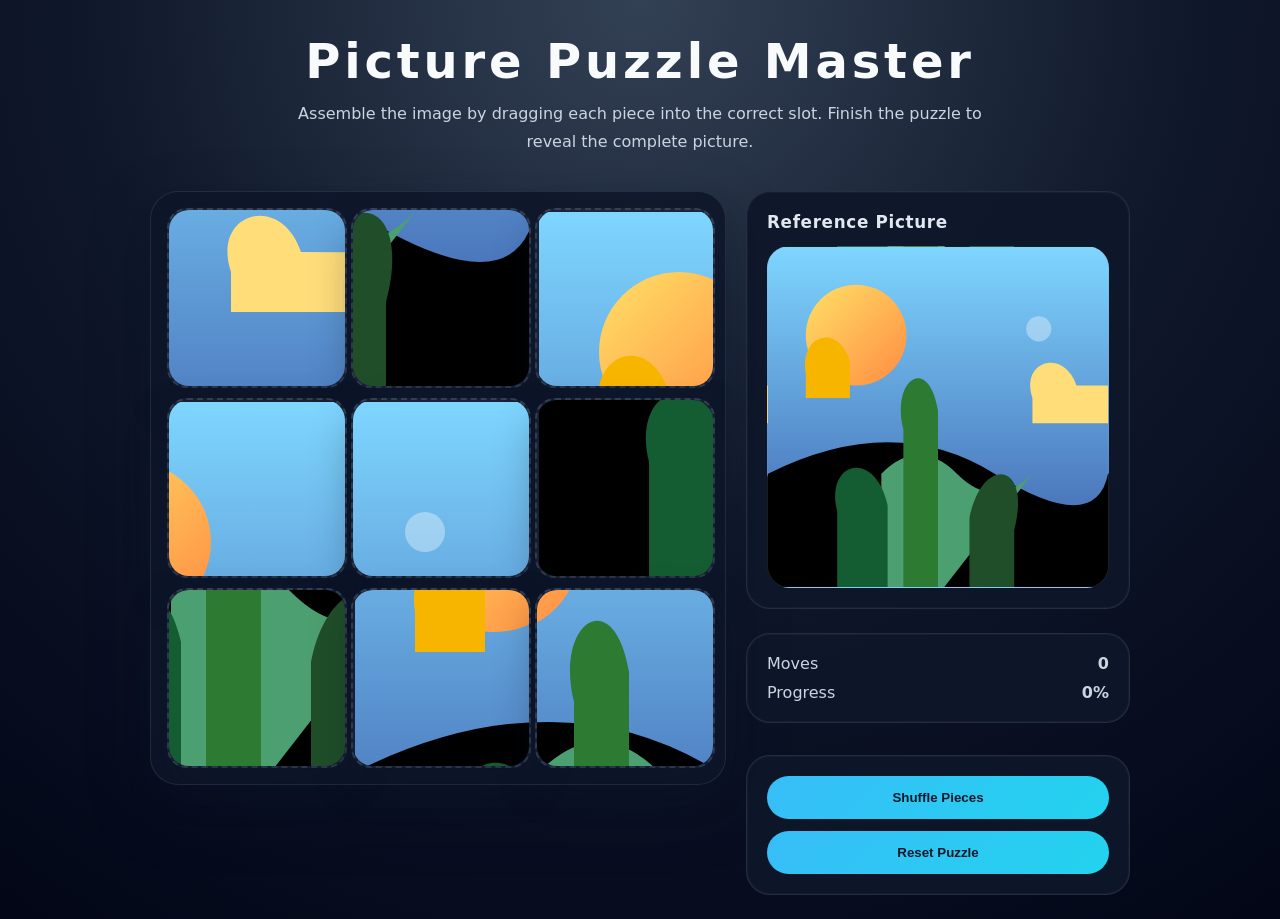
<file: HTML -CSS/game1.html>
<!DOCTYPE html>
<html lang="en">
<head>
  <meta charset="UTF-8" />
  <meta name="viewport" content="width=device-width, initial-scale=1.0" />
  <title>Picture Puzzle Master</title>
  <style>
    :root {
      color-scheme: dark;
      font-family: Inter, system-ui, -apple-system, BlinkMacSystemFont, "Segoe UI", sans-serif;
      color: #f8fafc;
      background: #0f172a;
    }

    * {
      box-sizing: border-box;
    }

    body {
      margin: 0;
      min-height: 100vh;
      display: grid;
      place-items: center;
      padding: 24px;
      background: radial-gradient(circle at top, #334155 0%, #0f172a 50%, #020617 100%);
    }

    .page {
      width: min(980px, 100%);
      display: grid;
      gap: 24px;
    }

    header {
      text-align: center;
      padding: 12px 0;
    }

    h1 {
      margin: 0;
      font-size: clamp(2rem, 4vw, 3rem);
      letter-spacing: 0.08em;
      line-height: 1.05;
    }

    p.lead {
      max-width: 700px;
      margin: 14px auto 0;
      color: #cbd5e1;
      line-height: 1.7;
    }

    .game-board {
      display: grid;
      grid-template-columns: 1.2fr 0.8fr;
      gap: 20px;
      align-items: start;
    }

    .puzzle-grid {
      display: grid;
      grid-template-columns: repeat(3, minmax(0, 1fr));
      gap: 10px;
      padding: 16px;
      border-radius: 28px;
      background: rgba(15, 23, 42, 0.86);
      border: 1px solid rgba(148, 163, 184, 0.16);
      box-shadow: 0 24px 60px rgba(15, 23, 42, 0.35);
    }

    .slot {
      position: relative;
      aspect-ratio: 1 / 1;
      min-height: 180px;
      display: grid;
      place-items: center;
      border-radius: 20px;
      background: rgba(148, 163, 184, 0.08);
      border: 2px dashed rgba(148, 163, 184, 0.26);
      transition: transform 0.2s ease, border-color 0.2s ease;
    }

    .slot.over {
      border-color: #7dd3fc;
      transform: translateY(-2px);
    }

    .piece {
      width: 100%;
      height: 100%;
      border-radius: 20px;
      background-repeat: no-repeat;
      background-size: 540px 540px;
      cursor: grab;
      box-shadow: 0 18px 40px rgba(15, 23, 42, 0.35);
      border: 2px solid transparent;
      transition: transform 0.2s ease, border-color 0.2s ease;
    }

    .piece.dragging {
      opacity: 0.45;
      transform: scale(1.03);
    }

    .piece.correct {
      border-color: #34d399;
    }

    .sidebar {
      display: grid;
      gap: 16px;
    }

    .card {
      padding: 20px;
      border-radius: 24px;
      background: rgba(15, 23, 42, 0.92);
      border: 1px solid rgba(148, 163, 184, 0.16);
      box-shadow: inset 0 0 0 1px rgba(255, 255, 255, 0.03);
    }

    .card h2 {
      margin: 0 0 14px;
      font-size: 1.05rem;
      letter-spacing: 0.04em;
      color: #e2e8f0;
    }

    .card p {
      margin: 0;
      color: #cbd5e1;
      line-height: 1.65;
    }

    .preview-image {
      width: 100%;
      aspect-ratio: 1 / 1;
      border-radius: 22px;
      background-image: url('[data-uri]');
      background-size: cover;
      background-position: center;
      border: 1px solid rgba(148, 163, 184, 0.18);
    }

    .stats {
      display: grid;
      gap: 10px;
      margin-top: 8px;
    }

    .stats span {
      display: inline-flex;
      justify-content: space-between;
      width: 100%;
      color: #cbd5e1;
    }

    .actions {
      display: grid;
      gap: 12px;
      margin-top: 16px;
    }

    button {
      width: 100%;
      border: none;
      border-radius: 999px;
      padding: 14px 18px;
      color: #0f172a;
      font-weight: 700;
      background: linear-gradient(135deg, #38bdf8, #22d3ee);
      cursor: pointer;
      transition: transform 0.2s ease, filter 0.2s ease;
    }

    button:hover {
      transform: translateY(-1px);
      filter: brightness(1.05);
    }

    .message-box {
      display: flex;
      align-items: center;
      justify-content: center;
      gap: 12px;
      padding: 20px;
      border-radius: 24px;
      background: rgba(52, 211, 153, 0.12);
      border: 1px solid rgba(52, 211, 153, 0.25);
      color: #d1fae5;
      font-weight: 600;
    }

    .hidden {
      display: none;
    }

    @media (max-width: 880px) {
      .game-board {
        grid-template-columns: 1fr;
      }
    }
  </style>
</head>
<body>
  <div class="page">
    <header>
      <h1>Picture Puzzle Master</h1>
      <p class="lead">Assemble the image by dragging each piece into the correct slot. Finish the puzzle to reveal the complete picture.</p>
    </header>

    <section class="game-board">
      <div class="puzzle-grid" id="puzzleGrid"></div>
      <aside class="sidebar">
        <section class="card">
          <h2>Reference Picture</h2>
          <div class="preview-image"></div>
        </section>

        <section class="card stats">
          <span>Moves <strong id="moveCount">0</strong></span>
          <span>Progress <strong id="progress">0%</strong></span>
        </section>

        <section class="card actions">
          <button id="shuffleBtn">Shuffle Pieces</button>
          <button id="resetBtn">Reset Puzzle</button>
        </section>
      </aside>
    </section>

    <div id="completionMessage" class="message-box hidden">🎉 Picture complete! Well done.</div>
  </div>

  <script>
    const rows = 3;
    const cols = 3;
    const pieceCount = rows * cols;
    const moveCount = document.getElementById('moveCount');
    const progress = document.getElementById('progress');
    const completionMessage = document.getElementById('completionMessage');
    const shuffleBtn = document.getElementById('shuffleBtn');
    const resetBtn = document.getElementById('resetBtn');
    const puzzleGrid = document.getElementById('puzzleGrid');

    const imageUrl = '[data-uri]';
    let currentMoves = 0;
    let selectedPiece = null;

    function createSlots() {
      puzzleGrid.innerHTML = '';
      for (let index = 0; index < pieceCount; index += 1) {
        const slot = document.createElement('div');
        slot.className = 'slot';
        slot.dataset.index = index;
        slot.addEventListener('dragover', handleDragOver);
        slot.addEventListener('drop', handleDrop);
        slot.addEventListener('dragleave', () => slot.classList.remove('over'));
        puzzleGrid.appendChild(slot);
      }
    }

    function createPiece(index) {
      const piece = document.createElement('div');
      piece.className = 'piece';
      piece.draggable = true;
      piece.dataset.index = index;
      const x = -(index % cols) * 180;
      const y = -Math.floor(index / cols) * 180;
      piece.style.backgroundImage = `url('${imageUrl}')`;
      piece.style.backgroundPosition = `${x}px ${y}px`;
      piece.style.backgroundSize = '540px 540px';
      piece.addEventListener('dragstart', handleDragStart);
      piece.addEventListener('dragend', handleDragEnd);
      piece.addEventListener('click', handlePieceClick);
      return piece;
    }

    function shuffleArray(array) {
      for (let i = array.length - 1; i > 0; i -= 1) {
        const j = Math.floor(Math.random() * (i + 1));
        [array[i], array[j]] = [array[j], array[i]];
      }
      return array;
    }

    function fillPuzzle(pieces) {
      const slots = [...puzzleGrid.children];
      slots.forEach((slot, slotIndex) => {
        slot.innerHTML = '';
        const pieceIndex = pieces[slotIndex];
        const piece = createPiece(pieceIndex);
        slot.appendChild(piece);
      });
      markCorrectPieces();
    }

    function updateProgress() {
      const slots = [...puzzleGrid.children];
      const correctCount = slots.filter((slot, slotIndex) => {
        const piece = slot.firstElementChild;
        return piece && Number(piece.dataset.index) === Number(slot.dataset.index);
      }).length;
      const percent = Math.round((correctCount / pieceCount) * 100);
      progress.textContent = `${percent}%`;
      completionMessage.classList.toggle('hidden', percent !== 100);
      if (percent === 100) {
        completionMessage.textContent = '🎉 Picture complete! Well done.';
      }
    }

    function markCorrectPieces() {
      puzzleGrid.querySelectorAll('.piece').forEach(piece => {
        const slot = piece.parentElement;
        piece.classList.toggle('correct', piece.dataset.index === slot.dataset.index);
      });
      updateProgress();
    }

    function handleDragStart(event) {
      selectedPiece = event.target;
      event.dataTransfer.setData('text/plain', selectedPiece.dataset.index);
      window.setTimeout(() => selectedPiece.classList.add('dragging'), 0);
    }

    function handleDragEnd() {
      if (selectedPiece) selectedPiece.classList.remove('dragging');
      selectedPiece = null;
      document.querySelectorAll('.slot.over').forEach(slot => slot.classList.remove('over'));
    }

    function handleDragOver(event) {
      event.preventDefault();
      const slot = event.currentTarget;
      slot.classList.add('over');
    }

    function handleDrop(event) {
      event.preventDefault();
      const targetSlot = event.currentTarget;
      targetSlot.classList.remove('over');
      const sourceIndex = event.dataTransfer.getData('text/plain');
      const sourcePiece = selectedPiece || document.querySelector(`.piece[data-index="${sourceIndex}"]`);
      if (!sourcePiece) return;
      const sourceSlot = sourcePiece.parentElement;
      if (sourceSlot === targetSlot) return;
      const targetPiece = targetSlot.firstElementChild;
      targetSlot.innerHTML = '';
      targetSlot.appendChild(sourcePiece);
      if (targetPiece) sourceSlot.appendChild(targetPiece);
      currentMoves += 1;
      moveCount.textContent = currentMoves;
      markCorrectPieces();
    }

    function handlePieceClick(event) {
      const clickedPiece = event.currentTarget;
      if (!selectedPiece) {
        selectedPiece = clickedPiece;
        clickedPiece.classList.add('dragging');
        return;
      }
      const firstSlot = selectedPiece.parentElement;
      const secondSlot = clickedPiece.parentElement;
      if (firstSlot === secondSlot) {
        selectedPiece.classList.remove('dragging');
        selectedPiece = null;
        return;
      }
      secondSlot.removeChild(clickedPiece);
      firstSlot.removeChild(selectedPiece);
      firstSlot.appendChild(clickedPiece);
      secondSlot.appendChild(selectedPiece);
      selectedPiece.classList.remove('dragging');
      selectedPiece = null;
      currentMoves += 1;
      moveCount.textContent = currentMoves;
      markCorrectPieces();
    }

    function shufflePieces() {
      currentMoves = 0;
      moveCount.textContent = currentMoves;
      const indices = Array.from({ length: pieceCount }, (_, index) => index);
      let shuffled = shuffleArray([...indices]);
      while (shuffled.every((value, index) => value === index)) {
        shuffled = shuffleArray([...indices]);
      }
      fillPuzzle(shuffled);
    }

    function resetPuzzle() {
      currentMoves = 0;
      moveCount.textContent = currentMoves;
      fillPuzzle(Array.from({ length: pieceCount }, (_, index) => index));
    }

    shuffleBtn.addEventListener('click', shufflePieces);
    resetBtn.addEventListener('click', resetPuzzle);

    createSlots();
    shufflePieces();
  </script>
</body>
</html>
</file>
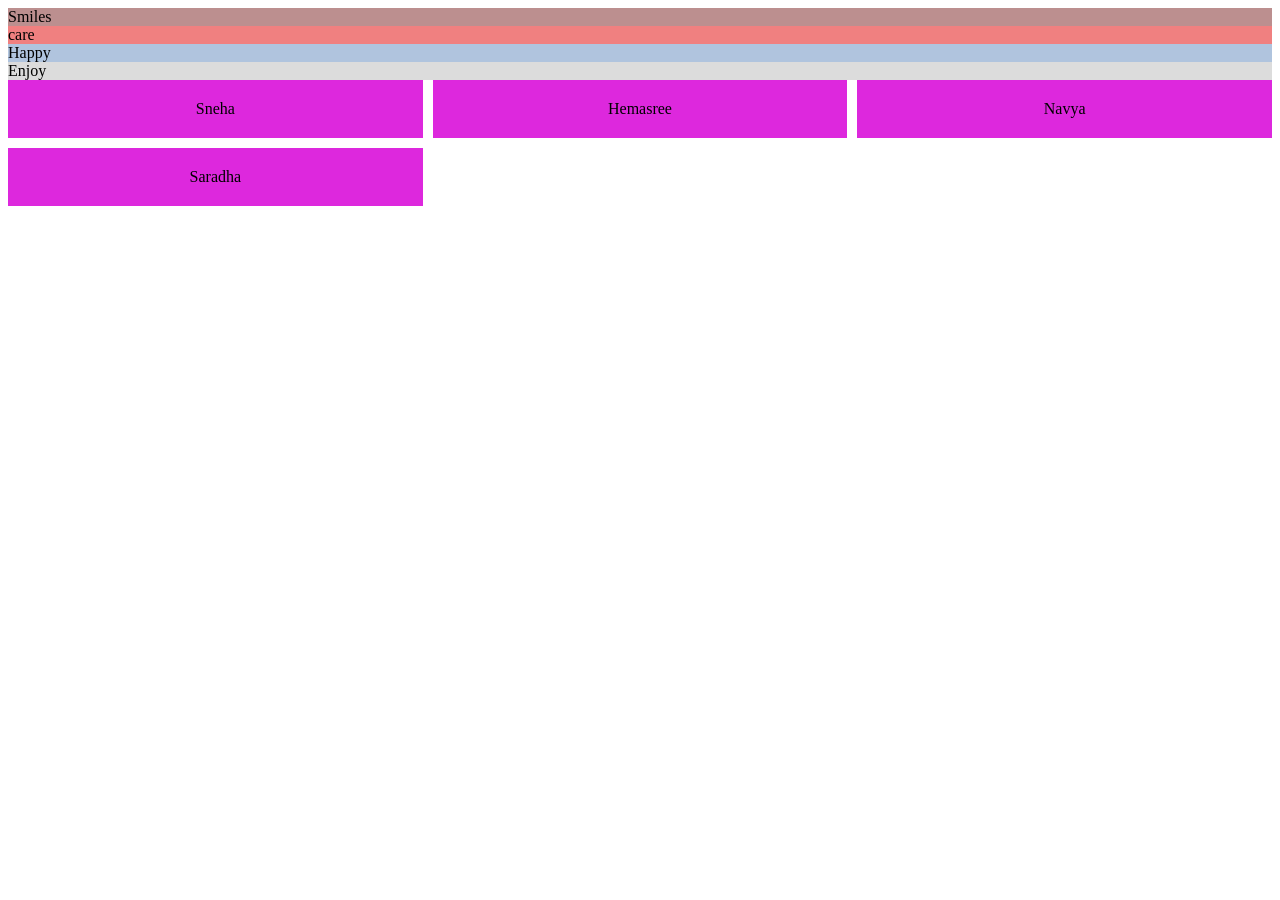
<file: HTML -CSS/grid.html>
<!DOCTYPE html>
<html lang="en">
<head>
    <meta charset="UTF-8">
    <meta name="viewport" content="width=device-width, initial-scale=1.0">
    <title>GRID</title>
    <link rel="stylesheet" href="grid.css">
</head>
<body>
    <div class="Friends"></div>
    <header>Smiles</header>
    <aside>care</aside>
    <main>Happy</main>
    <footer>Enjoy</footer>
<div class="grid">
    <div class="d1">Sneha</div>
    <div class="d1">Hemasree</div>
    <div class="d1">Navya</div>
    <div class="d1">Saradha</div>
    
</body>
</html>
</file>
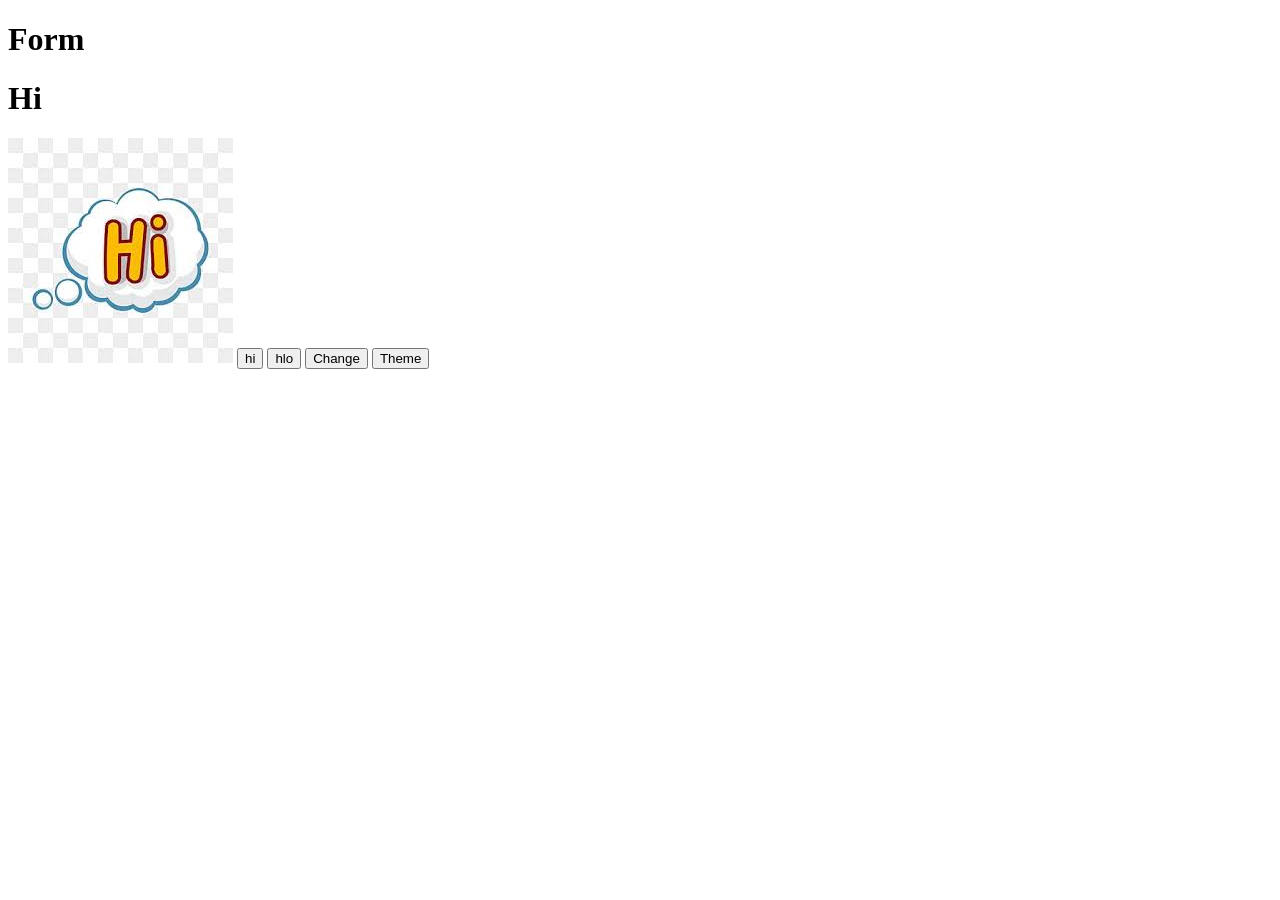
<file: HTML -CSS/inputs.html>
<!DOCTYPE html>
<html lang="en">
<head>
    <meta charset="UTF-8">
    <meta name="viewport" content="width=device-width, initial-scale=1.0">
    <title>Document</title>
    <script src="inputs.js"></script>
</head>
<body id="cap">
    <h1 id="Data">Form</h1>
    <div>
        <form action="add">

        </form>
        <h1 id="greet">Hi</h1>
        <img id="hi" src="./files/hi.jpeg" alt="hi">
        <button onclick="hi()">hi</button>
        <button onclick="hlo()">hlo</button>
        <button onclick="greet_afternoon()">Change</button>
        <button onclick="Change_color()">Theme</button>
    </div>
</body>
</html>
</file>
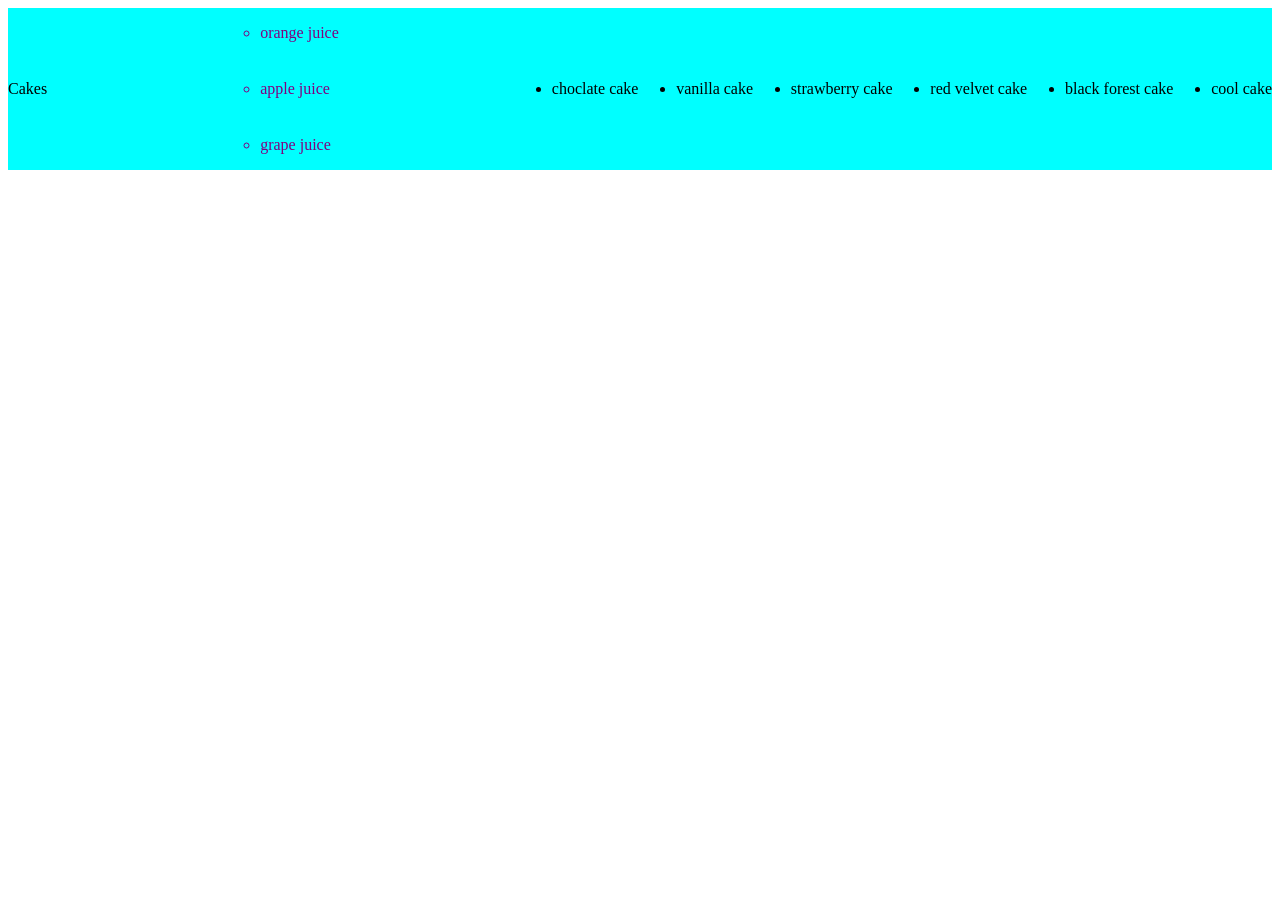
<file: HTML -CSS/Navigation_bar.html>
<!DOCTYPE html>
<html lang="en">
<head>
    <meta charset="UTF-8">
    <meta name="viewport" content="width=device-width, initial-scale=1.0">
    <title>Document</title>
    <link rel="stylesheet" href="flex.css">
</head>
<body>
    <nav>
        <div>
            Cakes
            
        </div>
        <ul class="juices">
            <li>orange juice</li>
            <li>apple juice</li>
            <li>grape juice</li>
        </ul>
        <ul>
            <li>choclate cake</li>
            <li>vanilla cake</li>
            <li>strawberry cake</li>
            <li>red velvet cake</li>
            <li>black forest cake</li>
            <li>cool cake</li>

    </ul>
    </nav>
    
</body>
</html>
</file>
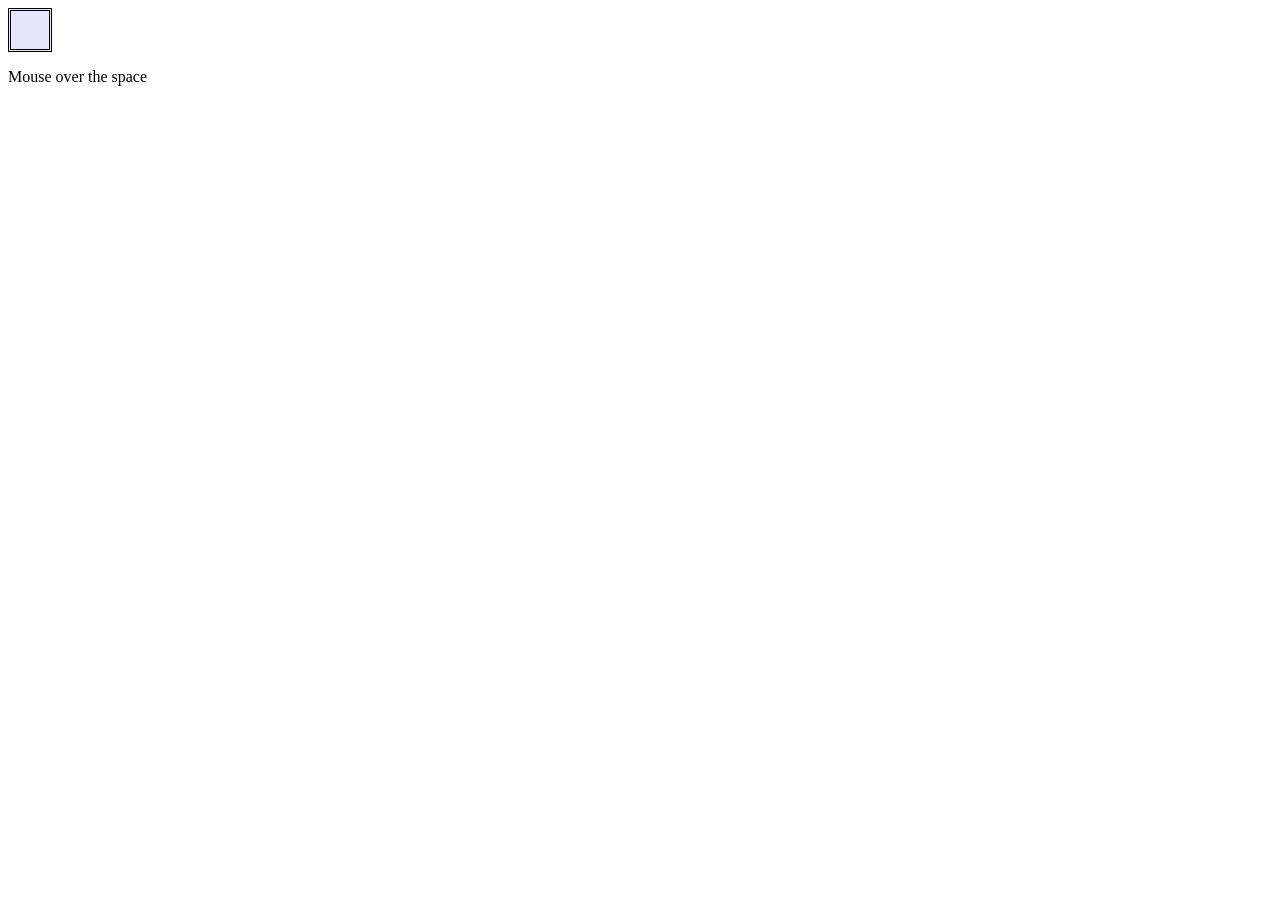
<file: HTML -CSS/sunday.html>
<!DOCTYPE html>
<html lang="en">
<head>
    <meta charset="UTF-8">
    <meta name="viewport" content="width=device-width, initial-scale=1.0">
    <title>Document</title>
    <style>
        #chocolate
        {
            width: 1cm;
            height: 1cm;
            position: relative;
            background-color: lavender;
            border-style: double;

        }
    </style>
</head>
<body>
    <div id="chocolate">
       
    </div>
    <p> Mouse over the space </p>
    <script>
        const box=document.getElementById("chocolate");
        let x=100;
        let y=100;
        const step =10;
        document.addEventListener("keyup",function (keys) {
            if (keys.code=="ArrowUp") {
                y-=step;
            }
            if (keys.code=="ArrowDown") {
                y+=step;
            }
            box.style.left=x+"px";
            box.style.top=y+"px";
        });
        const candy = document.getElementById("chocolate");
        candy.addEventListener("mouseover",function ()
    {
        candy.style.backgroundColor="chocolate";
        candy.innerText="Dark Chocolate";
    });
    candy.addEventListener("mouseout",function ()
    {
        candy.style.backgroundColor="lavender";
        candy.innerText="Kitkat";
    }
    );
    </script>
</body>
</html>
</file>
<file: gradient.css>
body{
    display: flex;
    flex-direction: row;
    flex-wrap: wrap;
    gap:1cm;
    flex-grow: 1;

}

/*h2{

    height:10cm;
    background: radial-gradient(circle, pink,lavender,goldenrod,rgb(216, 200, 200),cyan);
}
h3{
    height:10cm;
    background: conic-gradient(pink,purple,goldenrod,red,peachpuff);
}
    /*
</file>
<file: form.css>
.container{
    display: flex;
    align-items: flex-start;
    gap: 50px;
    border: 3px solid balck;
    padding: 20px;
    width: 700px;
    border-radius:10px ;
}

.image img{
    width: 200px;
    border: 1px solid black;
}
</file>
<file: HTML -CSS/grid.css>
.friends{
    display: grid;
    grid-template-columns:200px 1fr;
    grid-template-rows: 50px 100px 50px;
    gap: 1cm;
}
header{
    grid-column: 1/3;
    background-color:rosybrown;

}
footer{
    grid-column: 1/3;
    background-color:gainsboro;
}
main{
   
    background-color:lightsteelblue;
}
aside{
    background-color:lightcoral;
}

.grid{
    display: grid;
    grid-template-columns: repeat(3, 1fr);
    gap: 10px;
}
.d1{
    background-color:rgb(221, 40, 221);
    text-align: center;
    padding: 20px;
}
</file>
<file: HTML -CSS/flex.css>
nav{
    display: flex;
    justify-content: space-between;
    align-items: center;
    background-color: cyan;

}
.juices{
    flex-direction: column;
    list-style: circle;
    color: purple;
}
ul{
    display: flex;
    gap:1cm;
    list-style: disc;
}
</file>
